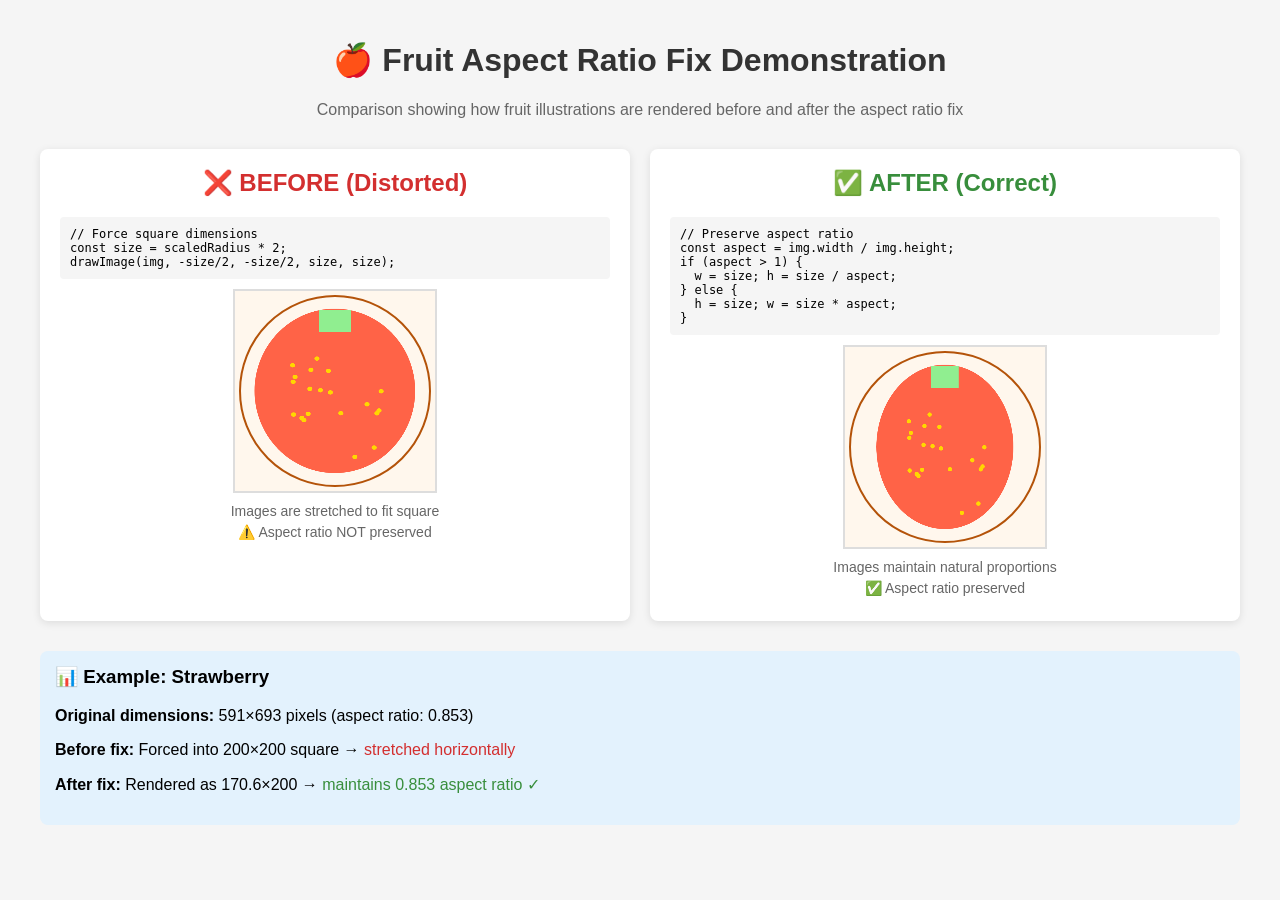
<file: game/aspect_ratio_demo.html>
<!DOCTYPE html>
<html lang="en">
<head>
    <meta charset="UTF-8">
    <meta name="viewport" content="width=device-width, initial-scale=1.0">
    <title>Aspect Ratio Fix Demonstration</title>
    <style>
        body {
            font-family: Arial, sans-serif;
            padding: 20px;
            background: #f5f5f5;
            max-width: 1200px;
            margin: 0 auto;
        }
        h1 {
            color: #333;
            text-align: center;
        }
        .comparison {
            display: grid;
            grid-template-columns: 1fr 1fr;
            gap: 20px;
            margin: 30px 0;
        }
        .panel {
            background: white;
            padding: 20px;
            border-radius: 8px;
            box-shadow: 0 2px 8px rgba(0,0,0,0.1);
        }
        .panel h2 {
            margin-top: 0;
            color: #555;
            text-align: center;
        }
        .before h2 {
            color: #d32f2f;
        }
        .after h2 {
            color: #388e3c;
        }
        canvas {
            border: 2px solid #ddd;
            display: block;
            margin: 10px auto;
        }
        .info {
            text-align: center;
            font-size: 14px;
            color: #666;
            margin: 5px 0;
        }
        .label {
            font-weight: bold;
            margin-top: 10px;
        }
        .code {
            background: #f5f5f5;
            padding: 10px;
            border-radius: 4px;
            font-family: monospace;
            font-size: 12px;
            margin: 10px 0;
            overflow-x: auto;
        }
    </style>
</head>
<body>
    <h1>🍎 Fruit Aspect Ratio Fix Demonstration</h1>
    <p style="text-align: center; color: #666;">
        Comparison showing how fruit illustrations are rendered before and after the aspect ratio fix
    </p>
    
    <div class="comparison">
        <div class="panel before">
            <h2>❌ BEFORE (Distorted)</h2>
            <div class="code">
                // Force square dimensions<br>
                const size = scaledRadius * 2;<br>
                drawImage(img, -size/2, -size/2, size, size);
            </div>
            <canvas id="canvas-before" width="200" height="200"></canvas>
            <div class="info">Images are stretched to fit square</div>
            <div class="info">⚠️ Aspect ratio NOT preserved</div>
        </div>
        
        <div class="panel after">
            <h2>✅ AFTER (Correct)</h2>
            <div class="code">
                // Preserve aspect ratio<br>
                const aspect = img.width / img.height;<br>
                if (aspect > 1) {<br>
                &nbsp;&nbsp;w = size; h = size / aspect;<br>
                } else {<br>
                &nbsp;&nbsp;h = size; w = size * aspect;<br>
                }
            </div>
            <canvas id="canvas-after" width="200" height="200"></canvas>
            <div class="info">Images maintain natural proportions</div>
            <div class="info">✅ Aspect ratio preserved</div>
        </div>
    </div>
    
    <div style="background: #e3f2fd; padding: 15px; border-radius: 8px; margin: 20px 0;">
        <h3 style="margin-top: 0;">📊 Example: Strawberry</h3>
        <p><strong>Original dimensions:</strong> 591×693 pixels (aspect ratio: 0.853)</p>
        <p><strong>Before fix:</strong> Forced into 200×200 square → <span style="color: #d32f2f;">stretched horizontally</span></p>
        <p><strong>After fix:</strong> Rendered as 170.6×200 → <span style="color: #388e3c;">maintains 0.853 aspect ratio ✓</span></p>
    </div>
    
    <script>
        // Simulate fruit image with non-square aspect ratio
        // Using strawberry dimensions: 591x693 (taller than wide)
        const createTestImage = () => {
            const canvas = document.createElement('canvas');
            canvas.width = 591;
            canvas.height = 693;
            const ctx = canvas.getContext('2d');
            
            // Draw a simple strawberry-like shape
            ctx.fillStyle = '#FF6347';
            ctx.beginPath();
            ctx.ellipse(295, 346, 250, 300, 0, 0, Math.PI * 2);
            ctx.fill();
            
            // Add some detail
            ctx.fillStyle = '#90EE90';
            ctx.fillRect(245, 50, 100, 80);
            
            // Add dots
            ctx.fillStyle = '#FFD700';
            for (let i = 0; i < 20; i++) {
                const x = 150 + Math.random() * 300;
                const y = 200 + Math.random() * 400;
                ctx.beginPath();
                ctx.arc(x, y, 8, 0, Math.PI * 2);
                ctx.fill();
            }
            
            return canvas;
        };
        
        const testImg = createTestImage();
        
        // BEFORE: Force into square (distorted)
        const canvasBefore = document.getElementById('canvas-before');
        const ctxBefore = canvasBefore.getContext('2d');
        ctxBefore.fillStyle = '#fff7ed';
        ctxBefore.fillRect(0, 0, 200, 200);
        
        // Draw circle outline
        ctxBefore.strokeStyle = '#b45309';
        ctxBefore.lineWidth = 2;
        ctxBefore.beginPath();
        ctxBefore.arc(100, 100, 95, 0, Math.PI * 2);
        ctxBefore.stroke();
        
        // OLD METHOD: Force square
        const sizeBefore = 190;
        ctxBefore.drawImage(testImg, 5, 5, sizeBefore, sizeBefore);
        
        // AFTER: Preserve aspect ratio
        const canvasAfter = document.getElementById('canvas-after');
        const ctxAfter = canvasAfter.getContext('2d');
        ctxAfter.fillStyle = '#fff7ed';
        ctxAfter.fillRect(0, 0, 200, 200);
        
        // Draw circle outline
        ctxAfter.strokeStyle = '#b45309';
        ctxAfter.lineWidth = 2;
        ctxAfter.beginPath();
        ctxAfter.arc(100, 100, 95, 0, Math.PI * 2);
        ctxAfter.stroke();
        
        // NEW METHOD: Preserve aspect ratio
        const containerSize = 190;
        const imgAspect = testImg.width / testImg.height;
        let drawWidth, drawHeight;
        
        if (imgAspect > 1) {
            drawWidth = containerSize;
            drawHeight = containerSize / imgAspect;
        } else {
            drawHeight = containerSize;
            drawWidth = containerSize * imgAspect;
        }
        
        const offsetX = (200 - drawWidth) / 2;
        const offsetY = (200 - drawHeight) / 2;
        
        ctxAfter.drawImage(testImg, offsetX, offsetY, drawWidth, drawHeight);
        
        console.log('Test image aspect ratio:', imgAspect.toFixed(3));
        console.log('Before: forced to', sizeBefore + 'x' + sizeBefore);
        console.log('After: rendered as', drawWidth.toFixed(1) + 'x' + drawHeight.toFixed(1));
        console.log('Aspect preserved:', (drawWidth / drawHeight).toFixed(3), '≈', imgAspect.toFixed(3));
    </script>
</body>
</html>
</file>
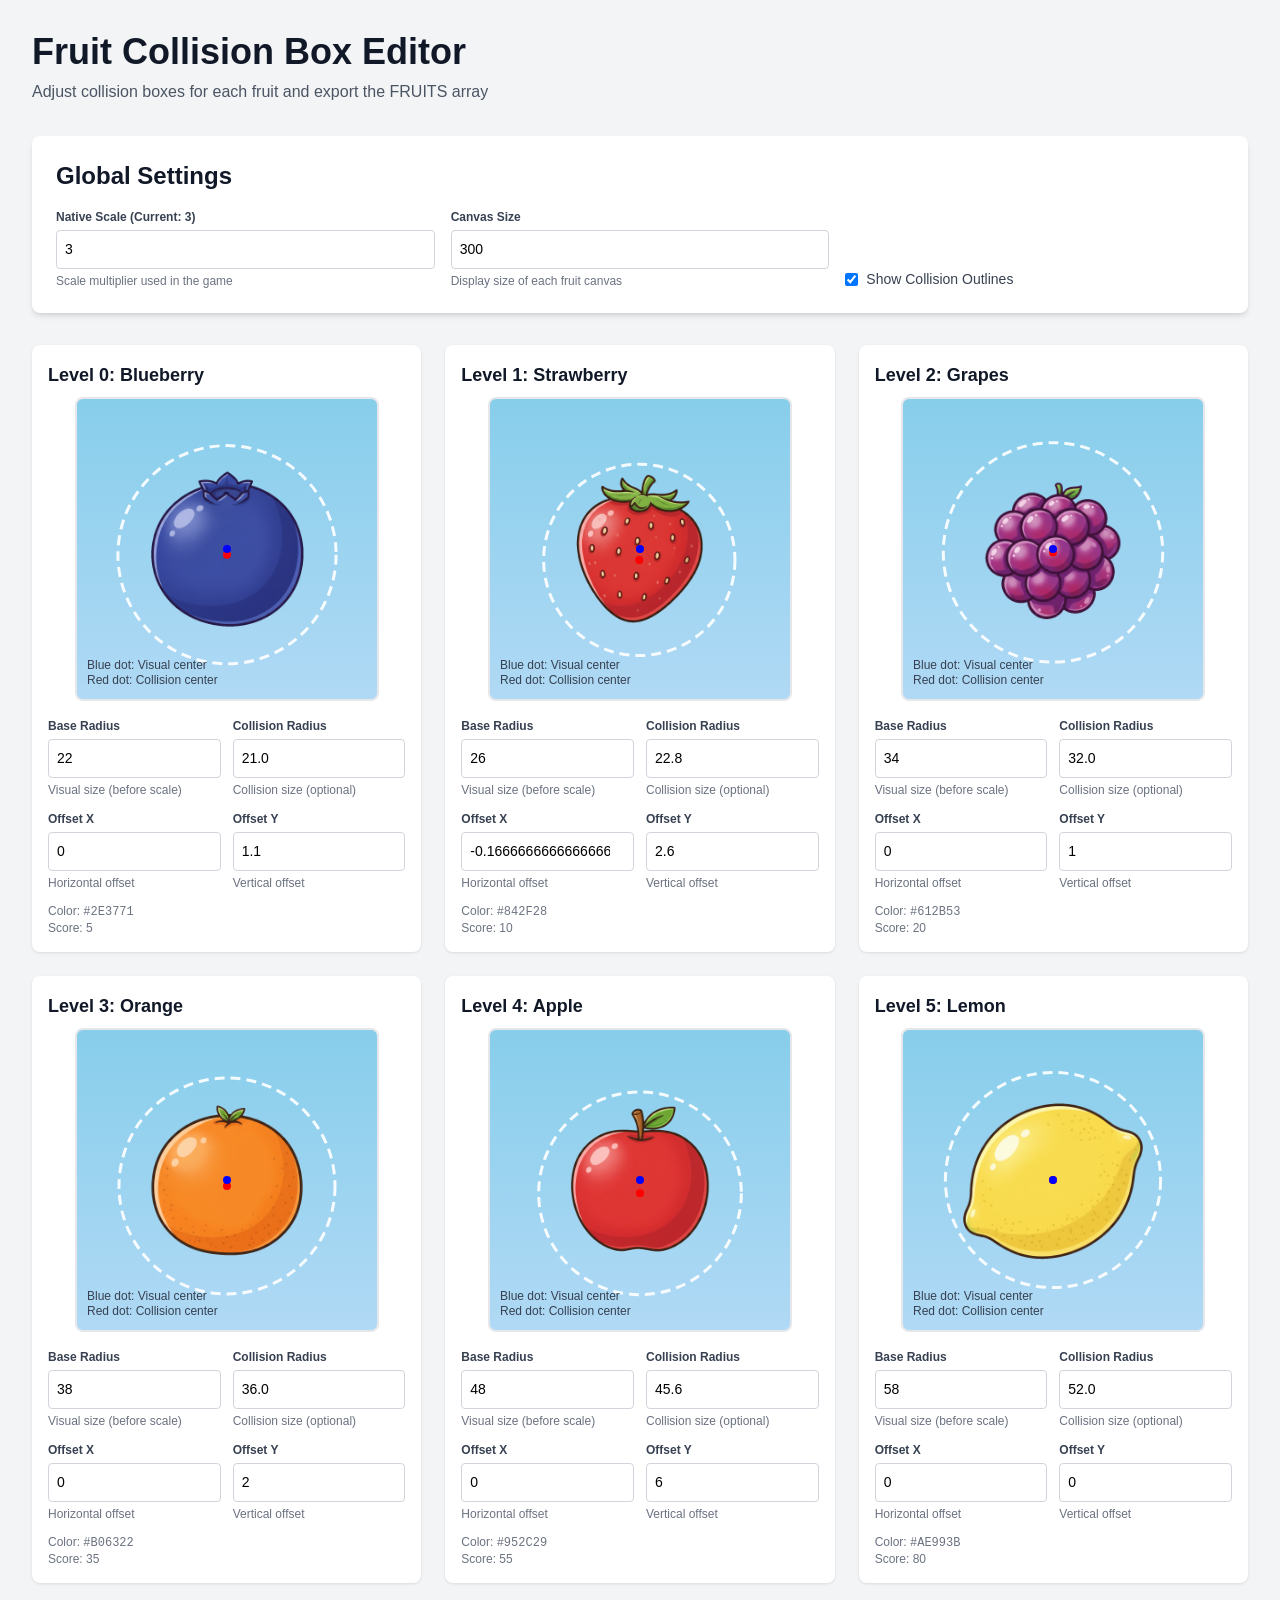
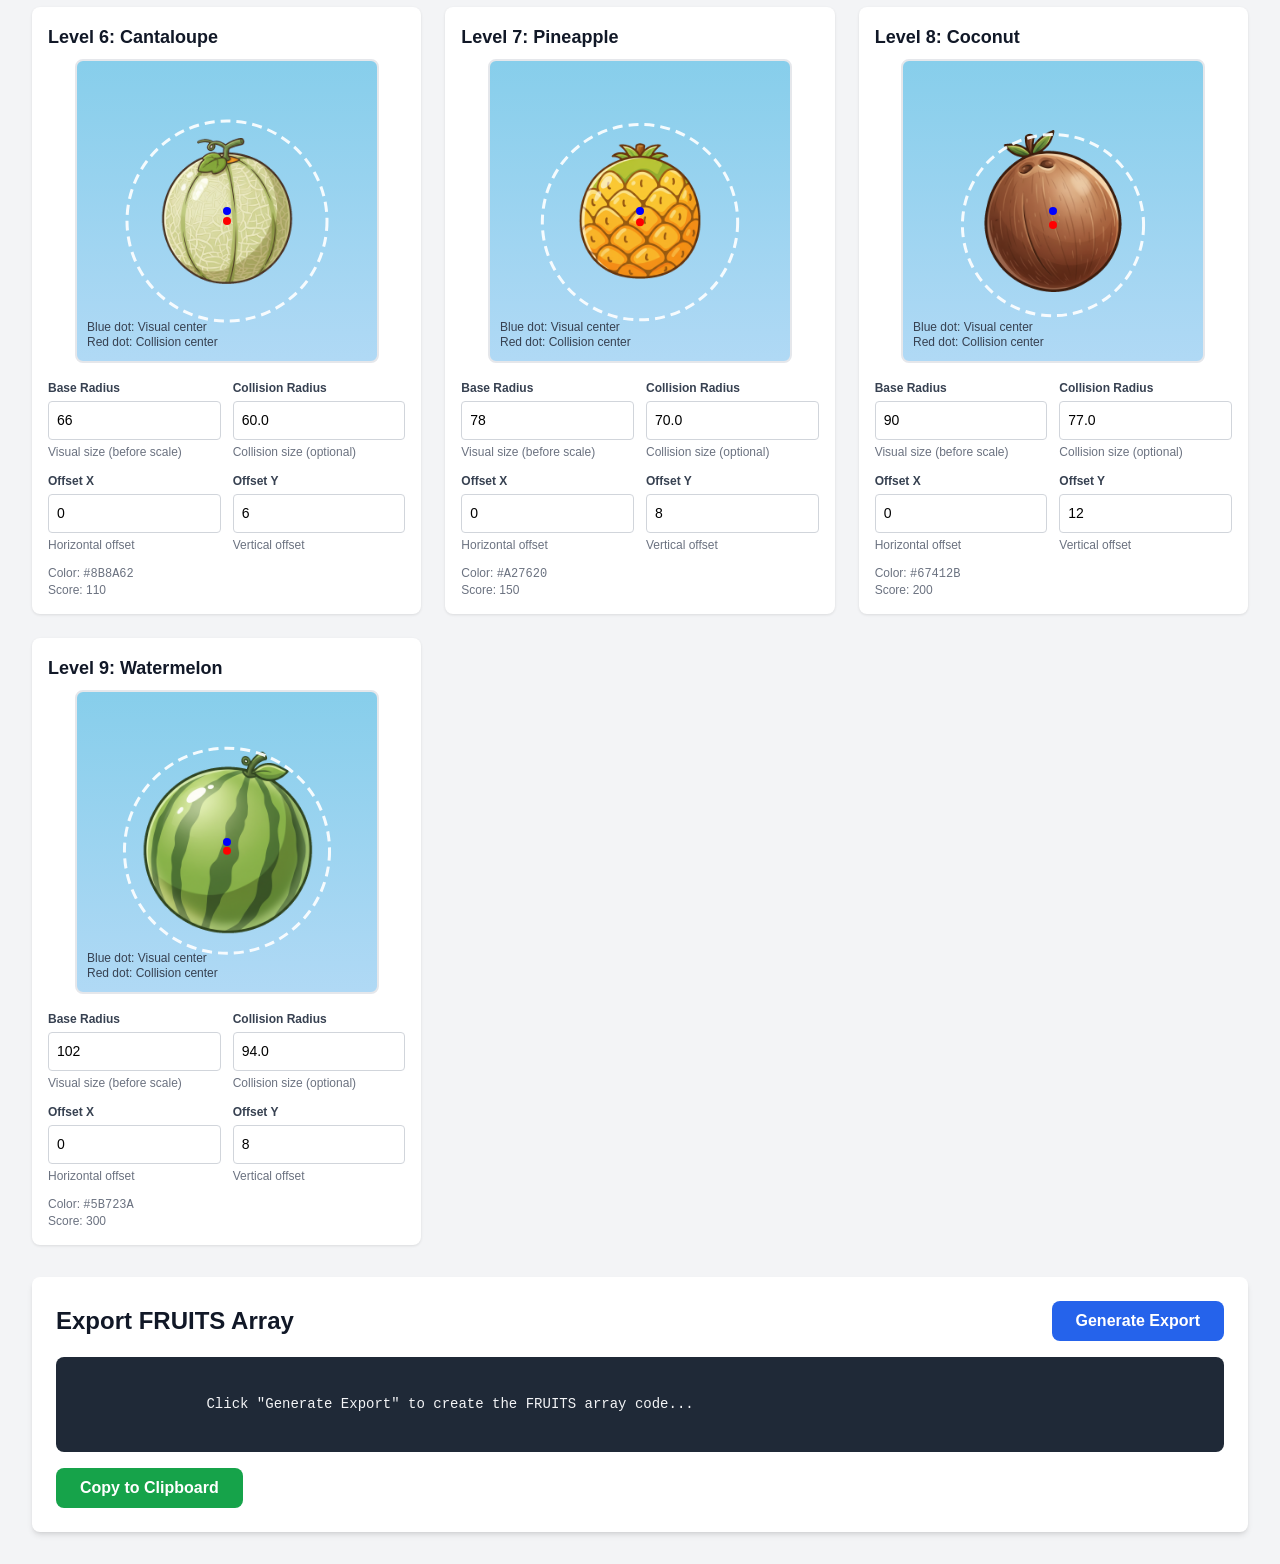
<file: game/fruits.html>
<!DOCTYPE html>
<html lang="en">
<head>
    <meta charset="UTF-8">
    <meta name="viewport" content="width=device-width, initial-scale=1.0">
    <title>Fruit Collision Box Editor</title>
    <link rel="stylesheet" href="css/tailwind.min.css">
    <style>
        body {
            font-family: 'Inter', sans-serif;
            background-color: #f3f4f6;
        }
        
        .fruit-canvas {
            border: 2px solid #e5e7eb;
            background: linear-gradient(to bottom, #87CEEB 0%, #B0D9F5 100%);
            border-radius: 8px;
        }
        
        .control-input {
            width: 100%;
            padding: 0.5rem;
            border: 1px solid #d1d5db;
            border-radius: 4px;
            font-size: 0.875rem;
        }
        
        .control-label {
            font-size: 0.75rem;
            font-weight: 600;
            color: #374151;
            margin-bottom: 0.25rem;
            display: block;
        }
        
        .fruit-card {
            background: white;
            border-radius: 8px;
            padding: 1rem;
            box-shadow: 0 1px 3px rgba(0, 0, 0, 0.1);
        }
        
        .export-output {
            background: #1f2937;
            color: #f3f4f6;
            padding: 1rem;
            border-radius: 8px;
            font-family: 'Courier New', monospace;
            font-size: 0.875rem;
            white-space: pre-wrap;
            word-wrap: break-word;
            max-height: 500px;
            overflow-y: auto;
        }
    </style>
</head>
<body class="p-8">
    <div class="max-w-7xl mx-auto">
        <h1 class="text-4xl font-bold text-gray-900 mb-2">Fruit Collision Box Editor</h1>
        <p class="text-gray-600 mb-8">Adjust collision boxes for each fruit and export the FRUITS array</p>
        
        <!-- Controls -->
        <div class="bg-white rounded-lg shadow-md p-6 mb-8">
            <h2 class="text-2xl font-bold text-gray-900 mb-4">Global Settings</h2>
            <div class="grid grid-cols-1 md:grid-cols-3 gap-4">
                <div>
                    <label class="control-label">Native Scale (Current: 3)</label>
                    <input type="number" id="nativeScale" value="3" min="1" max="5" step="1" class="control-input">
                    <p class="text-xs text-gray-500 mt-1">Scale multiplier used in the game</p>
                </div>
                <div>
                    <label class="control-label">Canvas Size</label>
                    <input type="number" id="canvasSize" value="300" min="200" max="500" step="50" class="control-input">
                    <p class="text-xs text-gray-500 mt-1">Display size of each fruit canvas</p>
                </div>
                <div class="flex items-end">
                    <label class="inline-flex items-center cursor-pointer">
                        <input type="checkbox" id="showCollisionOutlines" checked class="mr-2">
                        <span class="text-sm font-medium text-gray-700">Show Collision Outlines</span>
                    </label>
                </div>
            </div>
        </div>
        
        <!-- Fruits Grid -->
        <div id="fruitsGrid" class="grid grid-cols-1 md:grid-cols-2 lg:grid-cols-3 gap-6 mb-8">
            <!-- Fruit cards will be generated here -->
        </div>
        
        <!-- Export Section -->
        <div class="bg-white rounded-lg shadow-md p-6">
            <div class="flex justify-between items-center mb-4">
                <h2 class="text-2xl font-bold text-gray-900">Export FRUITS Array</h2>
                <button id="exportBtn" class="px-6 py-2 bg-blue-600 text-white font-semibold rounded-lg hover:bg-blue-700 transition">
                    Generate Export
                </button>
            </div>
            <div id="exportOutput" class="export-output">
                Click "Generate Export" to create the FRUITS array code...
            </div>
            <button id="copyBtn" class="mt-4 px-6 py-2 bg-green-600 text-white font-semibold rounded-lg hover:bg-green-700 transition">
                Copy to Clipboard
            </button>
        </div>
    </div>

    <script>
        // Native scale from game
        const NATIVE_SCALE = 3;
        
        // Initial FRUITS array from the game
        const FRUITS = [
            { level: 0, baseRadius: 22 * NATIVE_SCALE, radius: 21.00 * NATIVE_SCALE, offsetX: 0, offsetY: 1.1 * NATIVE_SCALE, color: '#2E3771', imagePath: 'assets/1-blueberry.png', score: 5 },
            { level: 1, baseRadius: 26 * NATIVE_SCALE, radius: 22.80 * NATIVE_SCALE, offsetX: -0.5, offsetY: 2.6 * NATIVE_SCALE, color: '#842F28', imagePath: 'assets/2-strawberry.png', score: 10 },
            { level: 2, baseRadius: 34 * NATIVE_SCALE, radius: 32.00 * NATIVE_SCALE, offsetX: 0, offsetY: 1 * NATIVE_SCALE, color: '#612B53', imagePath: 'assets/6-grapes.png', score: 20 },
            { level: 3, baseRadius: 38 * NATIVE_SCALE, radius: 36.00 * NATIVE_SCALE, offsetX: 0, offsetY: 2 * NATIVE_SCALE, color: '#B06322', imagePath: 'assets/5-orange.png', score: 35 },
            { level: 4, baseRadius: 48 * NATIVE_SCALE, radius: 45.60 * NATIVE_SCALE, offsetX: 0, offsetY: 6 * NATIVE_SCALE, color: '#952C29', imagePath: 'assets/4-apple.png', score: 55 },
            { level: 5, baseRadius: 58 * NATIVE_SCALE, radius: 52.00 * NATIVE_SCALE, color: '#AE993B', imagePath: 'assets/3-lemon.png', score: 80 },
            { level: 6, baseRadius: 66 * NATIVE_SCALE, radius: 60.00 * NATIVE_SCALE, offsetX: 0, offsetY: 6 * NATIVE_SCALE, color: '#8B8A62', imagePath: 'assets/7-cantaloupe.png', score: 110 },
            { level: 7, baseRadius: 78 * NATIVE_SCALE, radius: 70.00 * NATIVE_SCALE, offsetX: 0, offsetY: 8 * NATIVE_SCALE, color: '#A27620', imagePath: 'assets/9-pineapple.png', score: 150 },
            { level: 8, baseRadius: 90 * NATIVE_SCALE, radius: 77.00 * NATIVE_SCALE, offsetX: 0, offsetY: 12 * NATIVE_SCALE, color: '#67412B', imagePath: 'assets/8-coconut.png', score: 200 },
            { level: 9, baseRadius: 102 * NATIVE_SCALE, radius: 94.00 * NATIVE_SCALE, offsetX: 0, offsetY: 8 * NATIVE_SCALE, color: '#5B723A', imagePath: 'assets/10-watermelon.png', score: 300 }
        ];
        
        // Preload fruit images
        const fruitImages = {};
        const imageLoadPromises = [];
        
        FRUITS.forEach(fruit => {
            const loadPromise = new Promise((resolve) => {
                const img = new Image();
                img.onload = () => {
                    fruitImages[fruit.level] = img;
                    resolve();
                };
                img.onerror = () => {
                    console.error(`Failed to load image: ${fruit.imagePath}`);
                    fruitImages[fruit.level] = img;
                    resolve();
                };
                img.src = fruit.imagePath;
            });
            imageLoadPromises.push(loadPromise);
        });
        
        // Wait for all images to load
        Promise.all(imageLoadPromises).then(() => {
            initializeFruitCards();
        });
        
        // State management
        let currentNativeScale = 3;
        let canvasSize = 300;
        let showCollisionOutlines = true;
        
        // Event listeners for global settings
        document.getElementById('nativeScale').addEventListener('input', (e) => {
            currentNativeScale = parseInt(e.target.value);
            updateAllCanvases();
        });
        
        document.getElementById('canvasSize').addEventListener('input', (e) => {
            canvasSize = parseInt(e.target.value);
            updateAllCanvases();
        });
        
        document.getElementById('showCollisionOutlines').addEventListener('change', (e) => {
            showCollisionOutlines = e.target.checked;
            updateAllCanvases();
        });
        
        function initializeFruitCards() {
            const grid = document.getElementById('fruitsGrid');
            grid.innerHTML = '';
            
            FRUITS.forEach((fruit, index) => {
                const card = createFruitCard(fruit, index);
                grid.appendChild(card);
            });
        }
        
        function createFruitCard(fruit, index) {
            const card = document.createElement('div');
            card.className = 'fruit-card';
            
            const fruitName = fruit.imagePath.split('/').pop().split('.')[0].split('-').slice(1).join('-');
            
            card.innerHTML = `
                <h3 class="text-lg font-bold text-gray-900 mb-2">Level ${fruit.level}: ${capitalize(fruitName)}</h3>
                <canvas id="canvas-${index}" class="fruit-canvas mx-auto mb-4" width="${canvasSize}" height="${canvasSize}"></canvas>
                <div class="grid grid-cols-2 gap-3">
                    <div>
                        <label class="control-label">Base Radius</label>
                        <input type="number" id="baseRadius-${index}" value="${fruit.baseRadius / NATIVE_SCALE}" 
                               class="control-input" step="1" min="10" max="200">
                        <p class="text-xs text-gray-500 mt-1">Visual size (before scale)</p>
                    </div>
                    <div>
                        <label class="control-label">Collision Radius</label>
                        <input type="number" id="radius-${index}" value="${fruit.radius ? (fruit.radius / NATIVE_SCALE).toFixed(1) : ''}" 
                               class="control-input" step="0.1" min="10" max="200" placeholder="= Base Radius">
                        <p class="text-xs text-gray-500 mt-1">Collision size (optional)</p>
                    </div>
                    <div>
                        <label class="control-label">Offset X</label>
                        <input type="number" id="offsetX-${index}" value="${fruit.offsetX ? (fruit.offsetX / NATIVE_SCALE) : 0}" 
                               class="control-input" step="1" min="-100" max="100">
                        <p class="text-xs text-gray-500 mt-1">Horizontal offset</p>
                    </div>
                    <div>
                        <label class="control-label">Offset Y</label>
                        <input type="number" id="offsetY-${index}" value="${fruit.offsetY ? (fruit.offsetY / NATIVE_SCALE) : 0}" 
                               class="control-input" step="1" min="-100" max="100">
                        <p class="text-xs text-gray-500 mt-1">Vertical offset</p>
                    </div>
                </div>
                <div class="mt-3 text-xs text-gray-500">
                    <p>Color: <span class="font-mono">${fruit.color}</span></p>
                    <p>Score: ${fruit.score}</p>
                </div>
            `;
            
            // Add event listeners for inputs
            card.querySelectorAll('input').forEach(input => {
                input.addEventListener('input', () => {
                    updateCanvas(index);
                });
            });
            
            // Initial render
            setTimeout(() => updateCanvas(index), 0);
            
            return card;
        }
        
        function updateCanvas(index) {
            const canvas = document.getElementById(`canvas-${index}`);
            if (!canvas) return;
            
            const ctx = canvas.getContext('2d');
            const fruit = FRUITS[index];
            const img = fruitImages[fruit.level];
            
            // Get current values from inputs
            const baseRadius = parseFloat(document.getElementById(`baseRadius-${index}`).value) * currentNativeScale;
            const radiusInput = document.getElementById(`radius-${index}`).value;
            const radius = radiusInput ? parseFloat(radiusInput) * currentNativeScale : baseRadius;
            const offsetX = parseFloat(document.getElementById(`offsetX-${index}`).value) * currentNativeScale;
            const offsetY = parseFloat(document.getElementById(`offsetY-${index}`).value) * currentNativeScale;
            
            // Clear canvas
            ctx.clearRect(0, 0, canvas.width, canvas.height);
            
            // Calculate scale to fit in canvas
            const maxRadius = Math.max(baseRadius, radius) + Math.max(Math.abs(offsetX), Math.abs(offsetY));
            const scale = (canvasSize * 0.4) / maxRadius;
            
            const centerX = canvasSize / 2;
            const centerY = canvasSize / 2;
            
            // Draw fruit image (at visual position)
            if (img && img.complete) {
                const drawRadius = baseRadius * scale;
                const containerSize = drawRadius * 2;
                const imgAspect = img.width / img.height;
                
                let drawWidth, drawHeight;
                if (imgAspect > 1) {
                    drawWidth = containerSize;
                    drawHeight = containerSize / imgAspect;
                } else {
                    drawHeight = containerSize;
                    drawWidth = containerSize * imgAspect;
                }
                
                ctx.save();
                ctx.translate(centerX, centerY);
                ctx.imageSmoothingEnabled = true;
                ctx.imageSmoothingQuality = 'high';
                ctx.drawImage(img, -drawWidth / 2, -drawHeight / 2, drawWidth, drawHeight);
                ctx.restore();
            }
            
            // Draw collision circle (at collision body position)
            if (showCollisionOutlines) {
                const collisionX = centerX + (offsetX * scale);
                const collisionY = centerY + (offsetY * scale);
                const collisionRadius = radius * scale;
                
                ctx.save();
                ctx.strokeStyle = 'white';
                ctx.lineWidth = 3;
                ctx.setLineDash([10, 6]);
                ctx.globalAlpha = 0.9;
                ctx.beginPath();
                ctx.arc(collisionX, collisionY, collisionRadius, 0, Math.PI * 2);
                ctx.stroke();
                ctx.restore();
                
                // Draw center point of collision body
                ctx.save();
                ctx.fillStyle = 'red';
                ctx.beginPath();
                ctx.arc(collisionX, collisionY, 4, 0, Math.PI * 2);
                ctx.fill();
                ctx.restore();
            }
            
            // Draw visual center point
            ctx.save();
            ctx.fillStyle = 'blue';
            ctx.beginPath();
            ctx.arc(centerX, centerY, 4, 0, Math.PI * 2);
            ctx.fill();
            ctx.restore();
            
            // Draw legend
            ctx.save();
            ctx.font = '12px sans-serif';
            ctx.fillStyle = '#374151';
            ctx.fillText('Blue dot: Visual center', 10, canvasSize - 30);
            if (showCollisionOutlines) {
                ctx.fillText('Red dot: Collision center', 10, canvasSize - 15);
            }
            ctx.restore();
        }
        
        function updateAllCanvases() {
            FRUITS.forEach((fruit, index) => {
                // Update canvas size
                const canvas = document.getElementById(`canvas-${index}`);
                if (canvas) {
                    canvas.width = canvasSize;
                    canvas.height = canvasSize;
                }
                updateCanvas(index);
            });
        }
        
        function capitalize(str) {
            return str.charAt(0).toUpperCase() + str.slice(1);
        }
        
        // Export functionality
        document.getElementById('exportBtn').addEventListener('click', () => {
            const nativeScale = currentNativeScale;
            const output = document.getElementById('exportOutput');
            
            let code = `const FRUITS = [\n`;
            code += `    // PNG images only - sizes scaled ${nativeScale}x for higher resolution rendering\n`;
            code += `    // baseRadius: visual size of the fruit for rendering\n`;
            code += `    // radius: collision detection radius (defaults to baseRadius if not specified)\n`;
            code += `    // offsetX, offsetY: offset of the collision body from the visual center (to account for leaves, stems, etc.)\n`;
            
            FRUITS.forEach((fruit, index) => {
                const baseRadius = parseFloat(document.getElementById(`baseRadius-${index}`).value);
                const radiusInput = document.getElementById(`radius-${index}`).value;
                const radius = radiusInput ? parseFloat(radiusInput) : null;
                const offsetX = parseFloat(document.getElementById(`offsetX-${index}`).value);
                const offsetY = parseFloat(document.getElementById(`offsetY-${index}`).value);
                
                let line = `    { level: ${fruit.level}, baseRadius: ${baseRadius} * NATIVE_SCALE`;
                
                if (radius !== null && Math.abs(radius - baseRadius) > 0.01) {
                    line += `, radius: ${radius.toFixed(2)} * NATIVE_SCALE`;
                }
                
                if (Math.abs(offsetX) > 0.01 || Math.abs(offsetY) > 0.01) {
                    line += `, offsetX: ${offsetX}`;
                    if (Math.abs(offsetY) > 0.01) {
                        line += `, offsetY: ${offsetY} * NATIVE_SCALE`;
                    }
                }
                
                line += `, color: '${fruit.color}', imagePath: '${fruit.imagePath}', score: ${fruit.score} }`;
                
                if (index < FRUITS.length - 1) {
                    line += ',';
                }
                
                code += line + '\n';
            });
            
            code += `];`;
            
            output.textContent = code;
        });
        
        // Copy to clipboard
        document.getElementById('copyBtn').addEventListener('click', () => {
            const output = document.getElementById('exportOutput');
            const text = output.textContent;
            
            if (text.includes('Click "Generate Export"')) {
                alert('Please generate the export first!');
                return;
            }
            
            navigator.clipboard.writeText(text).then(() => {
                const btn = document.getElementById('copyBtn');
                const originalText = btn.textContent;
                btn.textContent = '✓ Copied!';
                btn.classList.remove('bg-green-600', 'hover:bg-green-700');
                btn.classList.add('bg-gray-600', 'hover:bg-gray-700');
                setTimeout(() => {
                    btn.textContent = originalText;
                    btn.classList.remove('bg-gray-600', 'hover:bg-gray-700');
                    btn.classList.add('bg-green-600', 'hover:bg-green-700');
                }, 2000);
            }).catch(err => {
                console.error('Failed to copy:', err);
                alert('Failed to copy to clipboard. Please select and copy manually.');
            });
        });
    </script>
</body>
</html>
</file>
